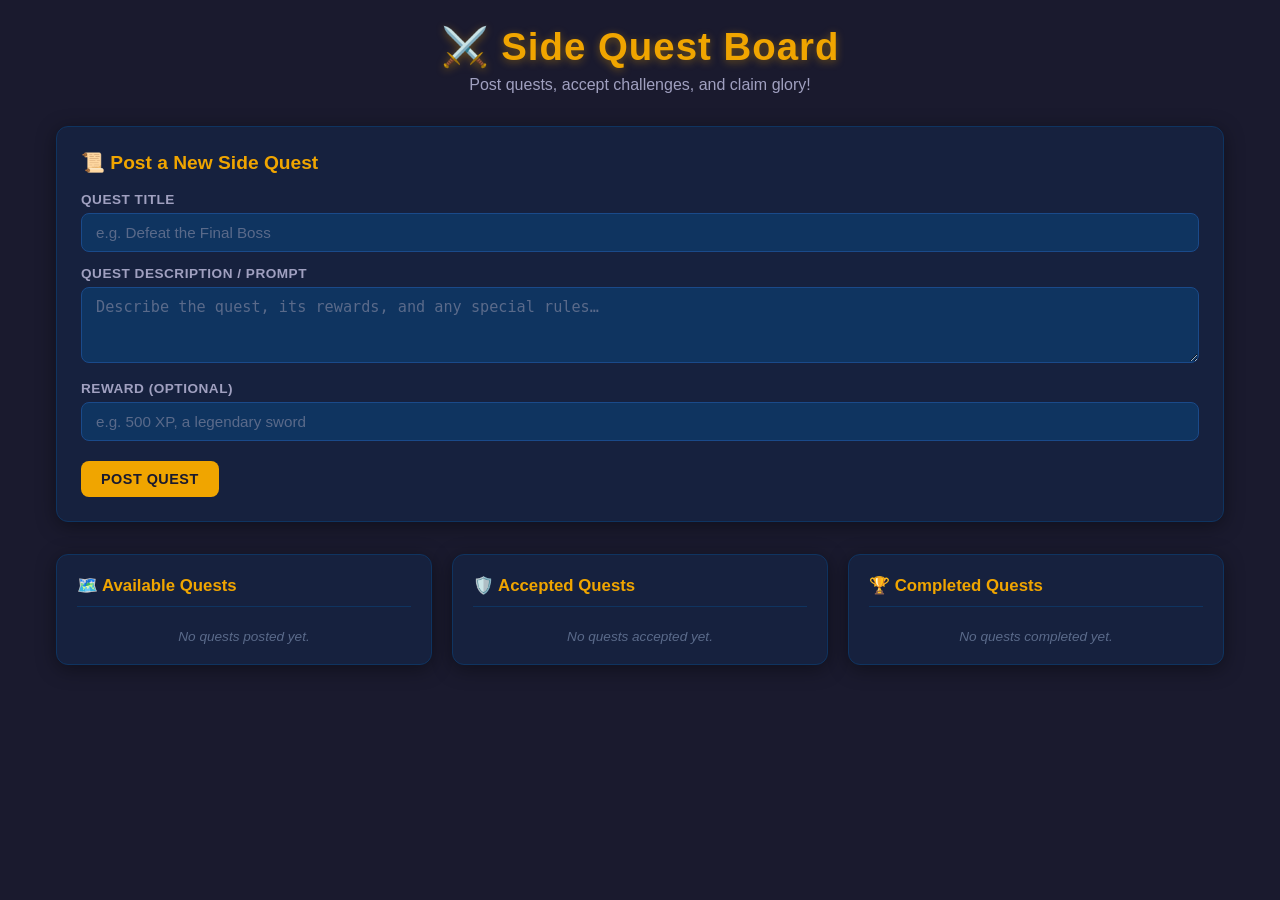
<file: index.html>
<!DOCTYPE html>
<html lang="en">
<head>
  <meta charset="UTF-8" />
  <meta name="viewport" content="width=device-width, initial-scale=1.0" />
  <title>Side Quest App</title>
  <link rel="stylesheet" href="style.css" />
</head>
<body>
  <div class="app">
    <header class="app-header">
      <h1>⚔️ Side Quest Board</h1>
      <p class="subtitle">Post quests, accept challenges, and claim glory!</p>
    </header>

    <!-- Add Quest Form -->
    <section class="card add-quest">
      <h2>📜 Post a New Side Quest</h2>
      <form id="quest-form">
        <div class="field">
          <label for="quest-title">Quest Title</label>
          <input
            id="quest-title"
            type="text"
            placeholder="e.g. Defeat the Final Boss"
            required
          />
        </div>
        <div class="field">
          <label for="quest-prompt">Quest Description / Prompt</label>
          <textarea
            id="quest-prompt"
            rows="3"
            placeholder="Describe the quest, its rewards, and any special rules…"
            required
          ></textarea>
        </div>
        <div class="field">
          <label for="quest-reward">Reward (optional)</label>
          <input
            id="quest-reward"
            type="text"
            placeholder="e.g. 500 XP, a legendary sword"
          />
        </div>
        <button type="submit" class="btn btn-post">Post Quest</button>
      </form>
    </section>

    <!-- Quest Columns -->
    <div class="board">
      <!-- Available Quests -->
      <section class="column" id="col-available">
        <h2 class="column-title">🗺️ Available Quests</h2>
        <ul class="quest-list" id="list-available">
          <!-- Quests rendered by JS -->
        </ul>
        <p class="empty-msg" id="empty-available">No quests posted yet.</p>
      </section>

      <!-- Accepted Quests -->
      <section class="column" id="col-accepted">
        <h2 class="column-title">🛡️ Accepted Quests</h2>
        <ul class="quest-list" id="list-accepted">
          <!-- Quests rendered by JS -->
        </ul>
        <p class="empty-msg" id="empty-accepted">No quests accepted yet.</p>
      </section>

      <!-- Completed Quests -->
      <section class="column" id="col-completed">
        <h2 class="column-title">🏆 Completed Quests</h2>
        <ul class="quest-list" id="list-completed">
          <!-- Quests rendered by JS -->
        </ul>
        <p class="empty-msg" id="empty-completed">No quests completed yet.</p>
      </section>
    </div>
  </div>

  <!-- Quest Card Template -->
  <template id="quest-card-template">
    <li class="quest-card">
      <div class="quest-card-header">
        <h3 class="quest-card-title"></h3>
        <span class="quest-status-badge"></span>
      </div>
      <p class="quest-card-prompt"></p>
      <p class="quest-card-reward hidden"></p>
      <div class="quest-card-actions"></div>
    </li>
  </template>

  <script src="app.js"></script>
</body>
</html>
</file>
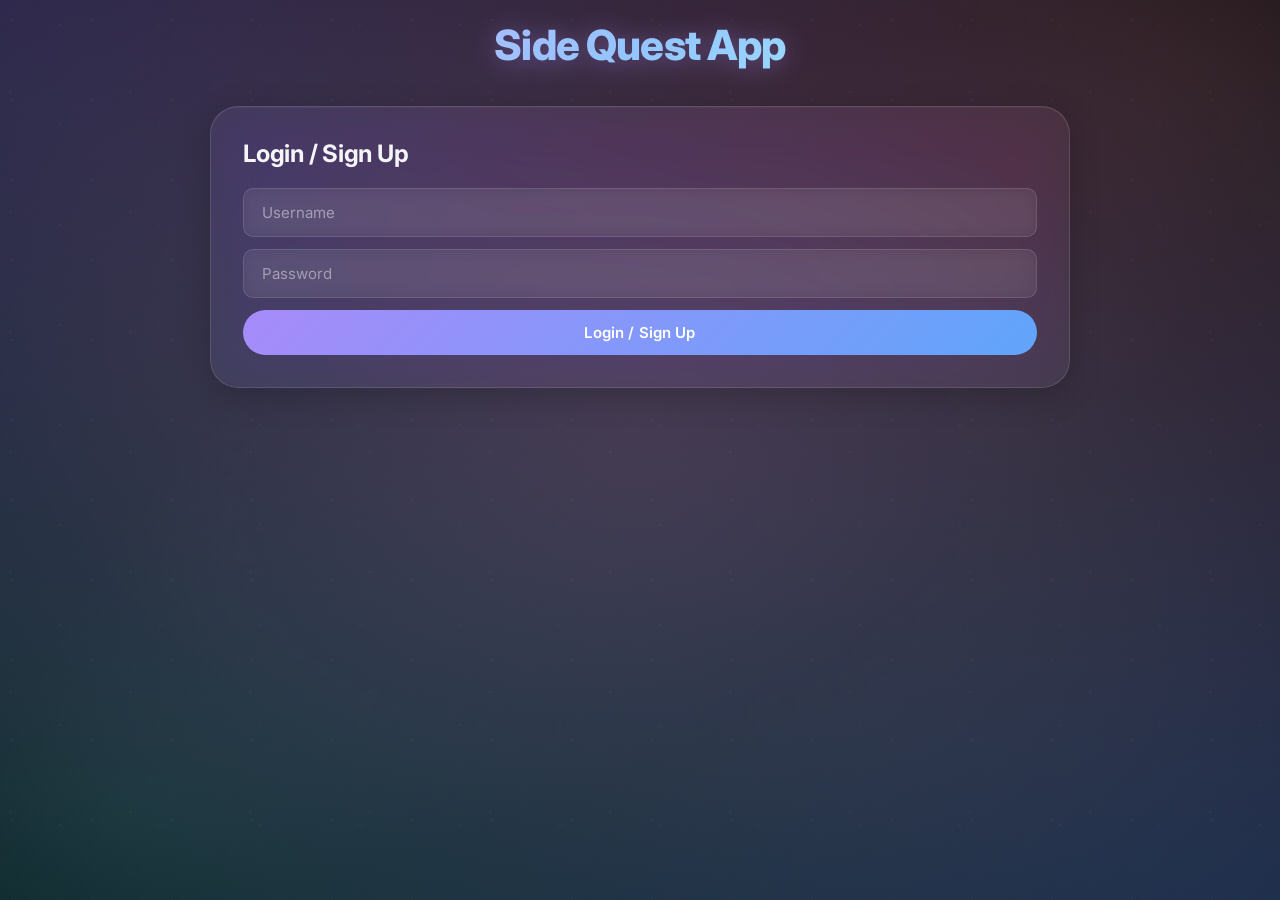
<file: frontend/index.html>
<!DOCTYPE html>
<html lang="en">
<head>
    <meta charset="UTF-8">
    <meta name="viewport" content="width=device-width, initial-scale=1.0">
    <title>Side Quest App</title>
    <link rel="stylesheet" href="style.css">
</head>
<body>
    <div class="container">
        <h1>Side Quest App</h1>
        
        <!-- Login Section -->
        <div id="login-section" class="section">
            <h2>Login / Sign Up</h2>
            <div class="form-group">
                <input type="text" id="username" placeholder="Username" />
                <input type="password" id="password" placeholder="Password" />
                <button onclick="login()">Login / Sign Up</button>
            </div>
        </div>

        <!-- Main App Section (hidden until logged in) -->
        <div id="app-section" class="section hidden">
            <div class="user-info">
                <div>
                    <h2>Welcome, <span id="current-user"></span>!</h2>
                    <div class="points-display">Total Points: <span id="user-points">0</span></div>
                </div>
                <button onclick="logout()" class="logout-btn">Logout</button>
            </div>

            <!-- Add Friend -->
            <div class="card">
                <h3>Add Friend</h3>
                <div class="form-group">
                    <input type="text" id="friend-username" placeholder="Friend's Username" />
                    <button onclick="addFriend()">Add Friend</button>
                </div>
            </div>

            <!-- Friends List -->
            <div class="card">
                <h3>My Friends</h3>
                <div id="friends-list"></div>
            </div>

            <!-- Create Group -->
            <div class="card">
                <h3>Create Group</h3>
                <div class="form-group">
                    <input type="text" id="group-name" placeholder="Group Name" />
                    <button onclick="createGroup()">Create Group</button>
                </div>
            </div>

            <!-- My Groups -->
            <div class="card">
                <h3>My Groups</h3>
                <div id="groups-list"></div>
            </div>

            <!-- Side Quests -->
            <div class="card">
                <h3>My Side Quests</h3>
                <div class="form-group">
                    <input type="text" id="sidequest-title" placeholder="Quest Title" />
                    <input type="text" id="sidequest-description" placeholder="Description (optional)" />
                    <button onclick="addSideQuest()">Add Side Quest</button>
                </div>
                <div id="sidequests-list"></div>
            </div>
        </div>

        <!-- Group Detail Modal -->
        <div id="group-modal" class="modal hidden">
            <div class="modal-content">
                <span class="close" onclick="closeGroupModal()">&times;</span>
                <h2 id="modal-group-name"></h2>
            <div class="points-banner">
                <strong>Your Points in this Group: <span id="modal-user-points">0</span></strong>
            </div>
                
                <!-- Add Member Section -->
                <div class="modal-section" id="add-member-section">
                    <h3>Add Member</h3>
                    <div class="form-group">
                        <select id="modal-friend-select">
                            <option value="">Select a friend to add</option>
                        </select>
                        <button onclick="addGroupMember()">Add to Group</button>
                    </div>
                </div>

                <!-- Group Members -->
                <div class="modal-section">
                    <h3>Members</h3>
                    <div id="modal-members-list"></div>
                </div>

                <!-- Create Group Challenge -->
                <div class="modal-section">
                    <h3>Create Group Challenge</h3>
                    <div class="form-group">
                        <button onclick="pickRandomChallenger()">Pick Random Member to Create Challenge</button>
                    </div>
                    <div id="challenge-creator-section" class="hidden">
                        <p class="chosen-notice">You were chosen to create the challenge!</p>
                        <select id="modal-challenge-difficulty">
                            <option value="easy">Easy - 10 points</option>
                            <option value="medium">Medium - 25 points</option>
                            <option value="hard">Hard - 50 points</option>
                        </select>
                        <input type="text" id="modal-challenge-title" placeholder="Challenge Title" />
                        <textarea id="modal-challenge-description" placeholder="Challenge Description"></textarea>
                        <button onclick="defineGroupChallenge()">Create Challenge</button>
                    </div>
                </div>

                <!-- Group Challenges -->
                <div class="modal-section">
                    <h3>Group Challenges</h3>
                    <div id="modal-challenges-list"></div>
                </div>

                <!-- Group Leaderboard -->
                <div class="modal-section">
                    <h3>Group Leaderboard</h3>
                    <div id="modal-leaderboard-list"></div>
                </div>
            </div>
        </div>

        <!-- Message Display -->
        <div id="message" class="message"></div>
    </div>

    <script src="script.js"></script>
</body>
</html>
</file>
<file: style.css>
/* ===========================
   Reset & Base
   =========================== */
*, *::before, *::after {
  box-sizing: border-box;
  margin: 0;
  padding: 0;
}

body {
  font-family: 'Segoe UI', Tahoma, Geneva, Verdana, sans-serif;
  background: #1a1a2e;
  color: #e0e0e0;
  min-height: 100vh;
}

/* ===========================
   App Shell
   =========================== */
.app {
  max-width: 1200px;
  margin: 0 auto;
  padding: 24px 16px 48px;
}

/* ===========================
   Header
   =========================== */
.app-header {
  text-align: center;
  margin-bottom: 32px;
}

.app-header h1 {
  font-size: 2.4rem;
  color: #f0a500;
  text-shadow: 0 2px 8px rgba(240, 165, 0, 0.4);
  letter-spacing: 1px;
}

.app-header .subtitle {
  margin-top: 6px;
  color: #a0a0c0;
  font-size: 1rem;
}

/* ===========================
   Card
   =========================== */
.card {
  background: #16213e;
  border: 1px solid #0f3460;
  border-radius: 12px;
  padding: 24px;
  margin-bottom: 32px;
  box-shadow: 0 4px 20px rgba(0, 0, 0, 0.4);
}

.card h2 {
  font-size: 1.2rem;
  color: #f0a500;
  margin-bottom: 18px;
}

/* ===========================
   Form
   =========================== */
.field {
  margin-bottom: 14px;
}

.field label {
  display: block;
  font-size: 0.85rem;
  color: #a0a0c0;
  margin-bottom: 6px;
  font-weight: 600;
  text-transform: uppercase;
  letter-spacing: 0.5px;
}

.field input,
.field textarea {
  width: 100%;
  background: #0f3460;
  border: 1px solid #1a4a8a;
  border-radius: 8px;
  color: #e0e0e0;
  font-size: 0.95rem;
  padding: 10px 14px;
  transition: border-color 0.2s;
  resize: vertical;
}

.field input::placeholder,
.field textarea::placeholder {
  color: #5a6a8a;
}

.field input:focus,
.field textarea:focus {
  outline: none;
  border-color: #f0a500;
}

/* ===========================
   Buttons
   =========================== */
.btn {
  display: inline-block;
  border: none;
  border-radius: 8px;
  cursor: pointer;
  font-size: 0.9rem;
  font-weight: 700;
  padding: 10px 20px;
  text-transform: uppercase;
  letter-spacing: 0.5px;
  transition: opacity 0.2s, transform 0.1s;
}

.btn:active {
  transform: scale(0.97);
}

.btn:hover {
  opacity: 0.88;
}

.btn-post {
  background: #f0a500;
  color: #1a1a2e;
  margin-top: 6px;
}

.btn-accept {
  background: #0f9b58;
  color: #fff;
}

.btn-complete {
  background: #8a2be2;
  color: #fff;
}

.btn-delete {
  background: #c0392b;
  color: #fff;
}

/* ===========================
   Board (three columns)
   =========================== */
.board {
  display: grid;
  grid-template-columns: repeat(3, 1fr);
  gap: 20px;
}

@media (max-width: 900px) {
  .board {
    grid-template-columns: 1fr;
  }
}

/* ===========================
   Column
   =========================== */
.column {
  background: #16213e;
  border: 1px solid #0f3460;
  border-radius: 12px;
  padding: 20px;
  box-shadow: 0 4px 20px rgba(0, 0, 0, 0.4);
}

.column-title {
  font-size: 1.05rem;
  color: #f0a500;
  margin-bottom: 14px;
  padding-bottom: 10px;
  border-bottom: 1px solid #0f3460;
}

.quest-list {
  list-style: none;
  display: flex;
  flex-direction: column;
  gap: 12px;
}

.empty-msg {
  font-size: 0.85rem;
  color: #5a6a8a;
  text-align: center;
  margin-top: 8px;
  font-style: italic;
}

/* ===========================
   Quest Card
   =========================== */
.quest-card {
  background: #0f3460;
  border: 1px solid #1a4a8a;
  border-radius: 10px;
  padding: 14px;
  transition: box-shadow 0.2s;
}

.quest-card:hover {
  box-shadow: 0 4px 16px rgba(240, 165, 0, 0.15);
}

.quest-card-header {
  display: flex;
  align-items: flex-start;
  justify-content: space-between;
  gap: 8px;
  margin-bottom: 8px;
}

.quest-card-title {
  font-size: 0.97rem;
  font-weight: 700;
  color: #f0e0b0;
  line-height: 1.3;
}

.quest-status-badge {
  flex-shrink: 0;
  font-size: 0.72rem;
  font-weight: 700;
  text-transform: uppercase;
  letter-spacing: 0.6px;
  padding: 3px 8px;
  border-radius: 20px;
}

.badge-available {
  background: #163d2e;
  color: #0f9b58;
  border: 1px solid #0f9b58;
}

.badge-accepted {
  background: #1e1040;
  color: #a855f7;
  border: 1px solid #a855f7;
}

.badge-completed {
  background: #2d2010;
  color: #f0a500;
  border: 1px solid #f0a500;
}

.quest-card-prompt {
  font-size: 0.85rem;
  color: #b0b8d0;
  line-height: 1.5;
  margin-bottom: 8px;
}

.quest-card-reward {
  font-size: 0.8rem;
  color: #f0a500;
  margin-bottom: 10px;
}

.quest-card-reward::before {
  content: '🎁 Reward: ';
}

.quest-card-actions {
  display: flex;
  gap: 8px;
  flex-wrap: wrap;
}

.quest-card-actions .btn {
  font-size: 0.78rem;
  padding: 6px 12px;
}

/* ===========================
   Utility
   =========================== */
.hidden {
  display: none;
}
</file>
<file: frontend/style.css>
@import url('https://fonts.googleapis.com/css2?family=Inter:wght@300;400;500;600;700;800;900&display=swap');

* {
    margin: 0;
    padding: 0;
    box-sizing: border-box;
}

:root {
    --glass-bg: rgba(255, 255, 255, 0.06);
    --glass-border: rgba(255, 255, 255, 0.12);
    --glass-bg-hover: rgba(255, 255, 255, 0.10);
    --glass-bg-card: rgba(255, 255, 255, 0.08);
    --glass-shadow: 0 8px 32px rgba(0, 0, 0, 0.2);
    --text-primary: rgba(255, 255, 255, 0.95);
    --text-secondary: rgba(255, 255, 255, 0.7);
    --text-muted: rgba(255, 255, 255, 0.45);
    --accent-1: #a78bfa;
    --accent-2: #60a5fa;
    --accent-3: #34d399;
    --accent-4: #f472b6;
    --accent-5: #fb923c;
    --danger: #f87171;
    --success: #4ade80;
    --warning: #fbbf24;
    --info: #38bdf8;
    --radius-sm: 10px;
    --radius-md: 16px;
    --radius-lg: 22px;
    --radius-xl: 28px;
}

body {
    font-family: 'Inter', 'Segoe UI', system-ui, -apple-system, sans-serif;
    background: #0a0a1a;
    min-height: 100vh;
    padding: 20px;
    position: relative;
    overflow-x: hidden;
    color: var(--text-primary);
    -webkit-font-smoothing: antialiased;
}

body::before {
    content: '';
    position: fixed;
    top: -50%;
    left: -50%;
    width: 200%;
    height: 200%;
    background:
        radial-gradient(ellipse at 20% 20%, rgba(167, 139, 250, 0.25) 0%, transparent 50%),
        radial-gradient(ellipse at 80% 80%, rgba(96, 165, 250, 0.25) 0%, transparent 50%),
        radial-gradient(ellipse at 50% 50%, rgba(244, 114, 182, 0.15) 0%, transparent 50%),
        radial-gradient(ellipse at 30% 70%, rgba(52, 211, 153, 0.2) 0%, transparent 50%),
        radial-gradient(ellipse at 70% 30%, rgba(251, 146, 60, 0.15) 0%, transparent 50%);
    z-index: -2;
    animation: bgShift 20s ease-in-out infinite;
}

@keyframes bgShift {
    0%, 100% { transform: translate(0, 0) rotate(0deg); }
    25% { transform: translate(2%, 1%) rotate(1deg); }
    50% { transform: translate(-1%, -2%) rotate(-1deg); }
    75% { transform: translate(1%, 2%) rotate(0.5deg); }
}

body::after {
    content: '';
    position: fixed;
    top: 0;
    left: 0;
    width: 100%;
    height: 100%;
    background-image:
        radial-gradient(circle at 15% 25%, rgba(255,255,255,0.03) 1px, transparent 1px),
        radial-gradient(circle at 75% 60%, rgba(255,255,255,0.04) 1px, transparent 1px),
        radial-gradient(circle at 40% 85%, rgba(255,255,255,0.03) 1px, transparent 1px);
    background-size: 80px 80px, 120px 120px, 100px 100px;
    background-position: 0 0, 40px 20px, 20px 40px;
    z-index: -1;
    pointer-events: none;
}

.container {
    max-width: 860px;
    margin: 0 auto;
    position: relative;
    z-index: 1;
}

h1 {
    text-align: center;
    color: var(--text-primary);
    margin-bottom: 36px;
    font-size: 2.6em;
    font-weight: 800;
    letter-spacing: -0.02em;
    background: linear-gradient(135deg, #c4b5fd, #93c5fd, #a5f3fc);
    -webkit-background-clip: text;
    -webkit-text-fill-color: transparent;
    background-clip: text;
    filter: drop-shadow(0 2px 12px rgba(167, 139, 250, 0.4));
}

.section {
    background: var(--glass-bg);
    backdrop-filter: blur(24px) saturate(180%);
    -webkit-backdrop-filter: blur(24px) saturate(180%);
    border-radius: var(--radius-xl);
    padding: 32px;
    margin-bottom: 24px;
    border: 1px solid var(--glass-border);
    box-shadow:
        var(--glass-shadow),
        inset 0 1px 0 rgba(255, 255, 255, 0.05);
    transition: all 0.4s cubic-bezier(0.4, 0, 0.2, 1);
}

.section:hover {
    border-color: rgba(255, 255, 255, 0.18);
    box-shadow:
        0 12px 40px rgba(0, 0, 0, 0.3),
        inset 0 1px 0 rgba(255, 255, 255, 0.08);
}

.hidden {
    display: none !important;
}

.card {
    background: var(--glass-bg-card);
    backdrop-filter: blur(16px) saturate(160%);
    -webkit-backdrop-filter: blur(16px) saturate(160%);
    border-radius: var(--radius-md);
    padding: 24px;
    margin-bottom: 20px;
    border: 1px solid var(--glass-border);
    box-shadow: 0 4px 24px rgba(0, 0, 0, 0.15);
    transition: all 0.35s cubic-bezier(0.4, 0, 0.2, 1);
    position: relative;
    overflow: hidden;
}

.card::before {
    content: '';
    position: absolute;
    top: 0;
    left: 0;
    right: 0;
    height: 1px;
    background: linear-gradient(90deg,
        transparent,
        rgba(255, 255, 255, 0.2),
        transparent
    );
    opacity: 0;
    transition: opacity 0.35s;
}

.card:hover::before {
    opacity: 1;
}

.card:hover {
    background: var(--glass-bg-hover);
    border-color: rgba(255, 255, 255, 0.18);
    box-shadow: 0 8px 40px rgba(0, 0, 0, 0.25);
    transform: translateY(-2px);
}

h2 {
    color: var(--text-primary);
    margin-bottom: 20px;
    font-weight: 700;
    font-size: 1.5em;
    letter-spacing: -0.01em;
}

h3 {
    color: var(--text-secondary);
    margin-bottom: 16px;
    font-weight: 600;
    font-size: 1.15em;
    letter-spacing: -0.01em;
}

.form-group {
    display: flex;
    flex-direction: column;
    gap: 12px;
}

input, textarea {
    padding: 14px 18px;
    border: 1px solid var(--glass-border);
    border-radius: var(--radius-sm);
    font-size: 15px;
    transition: all 0.3s cubic-bezier(0.4, 0, 0.2, 1);
    background: rgba(255, 255, 255, 0.05);
    color: var(--text-primary);
    font-family: inherit;
    backdrop-filter: blur(8px);
    -webkit-backdrop-filter: blur(8px);
}

input::placeholder,
textarea::placeholder {
    color: var(--text-muted);
}

input:focus, textarea:focus {
    outline: none;
    border-color: var(--accent-1);
    background: rgba(255, 255, 255, 0.08);
    box-shadow:
        0 0 0 3px rgba(167, 139, 250, 0.15),
        0 0 20px rgba(167, 139, 250, 0.1);
}

textarea {
    resize: vertical;
    min-height: 80px;
    font-family: inherit;
}

button {
    padding: 13px 26px;
    background: linear-gradient(135deg, var(--accent-1), var(--accent-2));
    color: white;
    border: none;
    border-radius: 50px;
    font-size: 15px;
    font-weight: 600;
    cursor: pointer;
    transition: all 0.3s cubic-bezier(0.4, 0, 0.2, 1);
    font-family: inherit;
    letter-spacing: 0.01em;
    position: relative;
    overflow: hidden;
}

button::after {
    content: '';
    position: absolute;
    top: 0;
    left: -100%;
    width: 100%;
    height: 100%;
    background: linear-gradient(90deg,
        transparent,
        rgba(255, 255, 255, 0.2),
        transparent
    );
    transition: left 0.5s;
}

button:hover::after {
    left: 100%;
}

button:hover {
    transform: translateY(-2px);
    box-shadow:
        0 6px 24px rgba(167, 139, 250, 0.35),
        0 2px 8px rgba(96, 165, 250, 0.2);
}

button:active {
    transform: translateY(0);
    box-shadow: none;
}

.logout-btn {
    background: linear-gradient(135deg, rgba(248, 113, 113, 0.8), rgba(239, 68, 68, 0.9));
    padding: 10px 22px;
    font-size: 14px;
    font-weight: 600;
    border: 1px solid rgba(248, 113, 113, 0.3);
}

.logout-btn:hover {
    box-shadow: 0 6px 24px rgba(248, 113, 113, 0.35);
}

.user-info {
    display: flex;
    justify-content: space-between;
    align-items: center;
    margin-bottom: 20px;
    padding-bottom: 20px;
    border-bottom: 1px solid var(--glass-border);
}

.points-display {
    font-size: 17px;
    font-weight: 600;
    color: var(--accent-2);
    margin-top: 8px;
    display: inline-flex;
    align-items: center;
    gap: 8px;
    background: rgba(96, 165, 250, 0.1);
    padding: 8px 18px;
    border-radius: 50px;
    border: 1px solid rgba(96, 165, 250, 0.2);
}

.difficulty-badge {
    display: inline-block;
    padding: 4px 12px;
    border-radius: 50px;
    font-size: 11px;
    font-weight: 700;
    margin-left: 10px;
    letter-spacing: 0.04em;
    text-transform: uppercase;
    backdrop-filter: blur(8px);
    -webkit-backdrop-filter: blur(8px);
}

.difficulty-badge.easy {
    background: rgba(52, 211, 153, 0.18);
    color: #6ee7b7;
    border: 1px solid rgba(52, 211, 153, 0.25);
}

.difficulty-badge.medium {
    background: rgba(251, 191, 36, 0.18);
    color: #fcd34d;
    border: 1px solid rgba(251, 191, 36, 0.25);
}

.difficulty-badge.hard {
    background: rgba(248, 113, 113, 0.18);
    color: #fca5a5;
    border: 1px solid rgba(248, 113, 113, 0.25);
}

.quest-item, .friend-item {
    background: rgba(255, 255, 255, 0.04);
    padding: 16px 18px;
    border-radius: var(--radius-sm);
    margin-bottom: 10px;
    border: 1px solid var(--glass-border);
    border-left: 4px solid var(--accent-1);
    display: flex;
    justify-content: space-between;
    align-items: center;
    transition: all 0.3s cubic-bezier(0.4, 0, 0.2, 1);
    backdrop-filter: blur(8px);
    -webkit-backdrop-filter: blur(8px);
}

.quest-item:hover,
.friend-item:hover {
    background: rgba(255, 255, 255, 0.07);
    border-color: rgba(255, 255, 255, 0.18);
    transform: translateX(4px);
    box-shadow: 0 4px 20px rgba(0, 0, 0, 0.2);
}

.quest-item.completed {
    opacity: 0.5;
    border-left-color: var(--success);
}

.quest-info {
    flex: 1;
}

.quest-title {
    font-weight: 600;
    font-size: 17px;
    margin-bottom: 4px;
    color: var(--text-primary);
}

.quest-description {
    color: var(--text-secondary);
    font-size: 14px;
    margin-bottom: 4px;
}

.quest-status {
    font-size: 12px;
    color: var(--text-muted);
    font-weight: 500;
}

.complete-btn {
    padding: 8px 18px;
    font-size: 13px;
    background: linear-gradient(135deg, #34d399, #10b981);
    border: 1px solid rgba(52, 211, 153, 0.3);
}

.complete-btn:hover {
    box-shadow: 0 4px 20px rgba(52, 211, 153, 0.35);
}

.complete-btn:disabled {
    background: rgba(255, 255, 255, 0.06);
    color: var(--text-muted);
    cursor: not-allowed;
    border: 1px solid var(--glass-border);
}

.complete-btn:disabled:hover {
    transform: none;
    box-shadow: none;
}

.friend-item {
    border-left-color: var(--accent-2);
}

.challenge-item {
    background: rgba(255, 255, 255, 0.04);
    padding: 18px;
    border-radius: var(--radius-sm);
    margin-bottom: 12px;
    border: 1px solid var(--glass-border);
    border-left: 4px solid var(--danger);
    backdrop-filter: blur(8px);
    -webkit-backdrop-filter: blur(8px);
    transition: all 0.3s;
}

.challenge-item:hover {
    background: rgba(255, 255, 255, 0.06);
    border-color: rgba(255, 255, 255, 0.15);
}

.challenge-item.proof_uploaded {
    border-left-color: var(--warning);
}

.challenge-item.accepted {
    border-left-color: var(--success);
}

.challenge-item.rejected {
    border-left-color: var(--danger);
}

.challenge-header {
    display: flex;
    justify-content: space-between;
    align-items: flex-start;
    margin-bottom: 10px;
    gap: 12px;
}

.challenge-title {
    font-weight: 600;
    font-size: 17px;
    color: var(--text-primary);
}

.challenge-status {
    padding: 4px 14px;
    border-radius: 50px;
    font-size: 11px;
    font-weight: 700;
    letter-spacing: 0.04em;
    text-transform: uppercase;
    white-space: nowrap;
    backdrop-filter: blur(8px);
    -webkit-backdrop-filter: blur(8px);
}

.challenge-status.pending {
    background: rgba(251, 191, 36, 0.18);
    color: #fcd34d;
    border: 1px solid rgba(251, 191, 36, 0.25);
}

.challenge-status.proof_uploaded {
    background: rgba(251, 146, 60, 0.18);
    color: #fdba74;
    border: 1px solid rgba(251, 146, 60, 0.25);
}

.challenge-status.accepted {
    background: rgba(52, 211, 153, 0.18);
    color: #6ee7b7;
    border: 1px solid rgba(52, 211, 153, 0.25);
}

.challenge-status.rejected {
    background: rgba(248, 113, 113, 0.18);
    color: #fca5a5;
    border: 1px solid rgba(248, 113, 113, 0.25);
}

.challenge-description {
    color: var(--text-secondary);
    font-size: 14px;
    margin-bottom: 10px;
}

.challenge-meta {
    font-size: 12px;
    color: var(--text-muted);
    margin-bottom: 12px;
    font-weight: 500;
}

.challenge-actions {
    display: flex;
    gap: 10px;
    margin-top: 12px;
}

.challenge-actions button {
    flex: 1;
    padding: 9px 14px;
    font-size: 13px;
}

.accept-btn {
    background: linear-gradient(135deg, #34d399, #10b981);
    border: 1px solid rgba(52, 211, 153, 0.3);
}

.accept-btn:hover {
    box-shadow: 0 4px 20px rgba(52, 211, 153, 0.35);
}

.reject-btn {
    background: linear-gradient(135deg, rgba(248, 113, 113, 0.85), rgba(239, 68, 68, 0.9));
    border: 1px solid rgba(248, 113, 113, 0.3);
}

.reject-btn:hover {
    box-shadow: 0 4px 20px rgba(248, 113, 113, 0.35);
}

.upload-btn {
    background: linear-gradient(135deg, #38bdf8, #0ea5e9);
    border: 1px solid rgba(56, 189, 248, 0.3);
}

.upload-btn:hover {
    box-shadow: 0 4px 20px rgba(56, 189, 248, 0.35);
}

.proof-image {
    max-width: 100%;
    max-height: 300px;
    border-radius: var(--radius-sm);
    margin-top: 12px;
    cursor: pointer;
    border: 1px solid var(--glass-border);
    transition: all 0.3s;
}

.proof-image:hover {
    opacity: 0.85;
    box-shadow: 0 4px 24px rgba(0, 0, 0, 0.4);
}

input[type="file"] {
    padding: 10px;
}

select {
    padding: 14px 18px;
    border: 1px solid var(--glass-border);
    border-radius: var(--radius-sm);
    font-size: 15px;
    background: rgba(255, 255, 255, 0.05);
    color: var(--text-primary);
    cursor: pointer;
    transition: all 0.3s;
    backdrop-filter: blur(8px);
    -webkit-backdrop-filter: blur(8px);
    font-family: inherit;
}

select option {
    background: #1a1a2e;
    color: var(--text-primary);
}

select:focus {
    outline: none;
    border-color: var(--accent-1);
    box-shadow: 0 0 0 3px rgba(167, 139, 250, 0.15);
}

.empty-state {
    text-align: center;
    color: var(--text-muted);
    padding: 28px;
    font-style: italic;
    font-size: 14px;
}

.empty-state::before {
    content: '~ ';
}
.empty-state::after {
    content: ' ~';
}

.message {
    position: fixed;
    top: 24px;
    right: 24px;
    padding: 14px 22px;
    border-radius: 50px;
    color: white;
    font-weight: 600;
    font-size: 14px;
    max-width: 360px;
    display: none;
    animation: slideIn 0.4s cubic-bezier(0.4, 0, 0.2, 1);
    z-index: 10000;
    backdrop-filter: blur(16px) saturate(180%);
    -webkit-backdrop-filter: blur(16px) saturate(180%);
    border: 1px solid rgba(255, 255, 255, 0.15);
    box-shadow: 0 8px 32px rgba(0, 0, 0, 0.3);
}

.message.success {
    background: rgba(52, 211, 153, 0.25);
    border-color: rgba(52, 211, 153, 0.35);
    color: #bbf7d0;
}

.message.error {
    background: rgba(248, 113, 113, 0.25);
    border-color: rgba(248, 113, 113, 0.35);
    color: #fecaca;
}

.message.show {
    display: block;
}

@keyframes slideIn {
    from {
        transform: translateX(400px) scale(0.9);
        opacity: 0;
    }
    to {
        transform: translateX(0) scale(1);
        opacity: 1;
    }
}

@media (max-width: 600px) {
    h1 {
        font-size: 1.8em;
    }

    .section {
        padding: 20px;
    }

    .card {
        padding: 18px;
    }

    .user-info {
        flex-direction: column;
        gap: 14px;
        align-items: flex-start;
    }

    .quest-item {
        flex-direction: column;
        align-items: flex-start;
        gap: 12px;
    }
}

.modal {
    position: fixed;
    z-index: 5000;
    left: 0;
    top: 0;
    width: 100%;
    height: 100%;
    overflow: auto;
    background-color: rgba(0, 0, 0, 0.65);
    backdrop-filter: blur(4px);
    -webkit-backdrop-filter: blur(4px);
    animation: fadeIn 0.25s cubic-bezier(0.4, 0, 0.2, 1);
}

@keyframes fadeIn {
    from { opacity: 0; }
    to { opacity: 1; }
}

.modal-content {
    background: rgba(20, 20, 40, 0.85);
    backdrop-filter: blur(32px) saturate(180%);
    -webkit-backdrop-filter: blur(32px) saturate(180%);
    margin: 3% auto;
    padding: 32px;
    border-radius: var(--radius-xl);
    width: 92%;
    max-width: 740px;
    max-height: 85vh;
    overflow-y: auto;
    border: 1px solid rgba(255, 255, 255, 0.12);
    box-shadow:
        0 24px 64px rgba(0, 0, 0, 0.5),
        inset 0 1px 0 rgba(255, 255, 255, 0.05);
    animation: modalSlideUp 0.35s cubic-bezier(0.4, 0, 0.2, 1);
}

@keyframes modalSlideUp {
    from {
        transform: translateY(40px) scale(0.96);
        opacity: 0;
    }
    to {
        transform: translateY(0) scale(1);
        opacity: 1;
    }
}

.modal-content::-webkit-scrollbar {
    width: 6px;
}

.modal-content::-webkit-scrollbar-track {
    background: transparent;
}

.modal-content::-webkit-scrollbar-thumb {
    background: rgba(255, 255, 255, 0.15);
    border-radius: 3px;
}

.close {
    color: rgba(255, 255, 255, 0.5);
    float: right;
    font-size: 30px;
    font-weight: 400;
    cursor: pointer;
    transition: all 0.2s;
    line-height: 1;
    width: 36px;
    height: 36px;
    display: flex;
    align-items: center;
    justify-content: center;
    border-radius: 50%;
    background: rgba(255, 255, 255, 0.04);
}

.close:hover {
    color: white;
    background: rgba(255, 255, 255, 0.1);
}

.modal-section {
    margin-top: 22px;
    padding-top: 22px;
    border-top: 1px solid var(--glass-border);
}

.modal-section:first-child {
    border-top: none;
}

.group-item {
    background: rgba(255, 255, 255, 0.04);
    padding: 16px 20px;
    border-radius: var(--radius-sm);
    margin-bottom: 10px;
    border: 1px solid var(--glass-border);
    border-left: 4px solid var(--accent-1);
    cursor: pointer;
    transition: all 0.3s cubic-bezier(0.4, 0, 0.2, 1);
    backdrop-filter: blur(8px);
    -webkit-backdrop-filter: blur(8px);
}

.group-item:hover {
    transform: translateX(6px);
    background: rgba(255, 255, 255, 0.08);
    border-color: rgba(255, 255, 255, 0.18);
    box-shadow: 0 6px 28px rgba(0, 0, 0, 0.25);
    border-left-color: var(--accent-2);
}

.group-name {
    font-weight: 600;
    font-size: 17px;
    margin-bottom: 4px;
    color: var(--text-primary);
}

.group-info {
    font-size: 13px;
    color: var(--text-muted);
    font-weight: 500;
}

.member-item {
    display: inline-block;
    background: rgba(167, 139, 250, 0.2);
    color: #c4b5fd;
    padding: 6px 14px;
    border-radius: 50px;
    margin: 4px;
    font-size: 13px;
    font-weight: 500;
    border: 1px solid rgba(167, 139, 250, 0.2);
    backdrop-filter: blur(8px);
    -webkit-backdrop-filter: blur(8px);
}

.member-item.creator {
    background: rgba(244, 114, 182, 0.2);
    color: #f9a8d4;
    border: 1px solid rgba(244, 114, 182, 0.2);
}

.leaderboard-item {
    display: flex;
    justify-content: space-between;
    align-items: center;
    padding: 14px 18px;
    background: rgba(255, 255, 255, 0.03);
    border-radius: var(--radius-sm);
    margin-bottom: 8px;
    border: 1px solid var(--glass-border);
    backdrop-filter: blur(8px);
    -webkit-backdrop-filter: blur(8px);
    transition: all 0.3s;
}

.leaderboard-item:hover {
    background: rgba(255, 255, 255, 0.06);
    border-color: rgba(255, 255, 255, 0.15);
}

.leaderboard-item.rank-1 {
    background: linear-gradient(135deg, rgba(234, 179, 8, 0.15), rgba(250, 204, 21, 0.08));
    border: 1px solid rgba(234, 179, 8, 0.35);
    font-weight: 600;
}

.leaderboard-item.rank-2 {
    background: linear-gradient(135deg, rgba(148, 163, 184, 0.15), rgba(203, 213, 225, 0.08));
    border: 1px solid rgba(148, 163, 184, 0.35);
}

.leaderboard-item.rank-3 {
    background: linear-gradient(135deg, rgba(180, 83, 9, 0.15), rgba(217, 119, 6, 0.08));
    border: 1px solid rgba(180, 83, 9, 0.35);
}

.leaderboard-rank {
    font-size: 22px;
    font-weight: 700;
    min-width: 44px;
    text-align: center;
}

.leaderboard-username {
    flex: 1;
    font-size: 16px;
    font-weight: 500;
}

.leaderboard-points {
    font-size: 18px;
    font-weight: 700;
    color: var(--accent-2);
    background: rgba(96, 165, 250, 0.12);
    padding: 4px 14px;
    border-radius: 50px;
}

.submission-item {
    background: rgba(255, 255, 255, 0.03);
    padding: 14px 16px;
    border-radius: var(--radius-sm);
    margin-bottom: 10px;
    border: 1px solid var(--glass-border);
    border-left: 3px solid var(--accent-1);
    backdrop-filter: blur(8px);
    -webkit-backdrop-filter: blur(8px);
}

.submission-item.accepted {
    border-left-color: var(--success);
}

.submission-item.rejected {
    border-left-color: var(--danger);
}

.submission-header {
    display: flex;
    justify-content: space-between;
    align-items: center;
    margin-bottom: 10px;
}

.submission-user {
    font-weight: 600;
    color: var(--text-primary);
}

.submission-actions {
    display: flex;
    gap: 8px;
}

.submission-actions button {
    padding: 6px 14px;
    font-size: 12px;
}

.points-banner {
    margin: 10px 0;
    padding: 12px 18px;
    background: rgba(96, 165, 250, 0.08);
    border: 1px solid rgba(96, 165, 250, 0.2);
    border-radius: var(--radius-sm);
    text-align: center;
    font-size: 15px;
    color: #93c5fd;
    backdrop-filter: blur(8px);
    -webkit-backdrop-filter: blur(8px);
}

.chosen-notice {
    color: #c4b5fd;
    font-weight: 600;
    margin: 12px 0;
    font-size: 15px;
    padding: 10px 16px;
    background: rgba(167, 139, 250, 0.08);
    border-radius: var(--radius-sm);
    border: 1px solid rgba(167, 139, 250, 0.18);
}

.challenger-notice {
    padding: 12px 16px;
    background: rgba(251, 191, 36, 0.08);
    border: 1px solid rgba(251, 191, 36, 0.18);
    border-radius: var(--radius-sm);
    margin-top: 12px;
    color: #fde68a;
    font-weight: 500;
    font-size: 14px;
}

.earned-points {
    color: #6ee7b7;
    font-weight: 600;
    margin-top: 8px;
    font-size: 14px;
}

.no-submissions {
    padding: 12px 16px;
    background: rgba(255, 255, 255, 0.03);
    border: 1px solid var(--glass-border);
    border-radius: var(--radius-sm);
    margin-top: 12px;
    text-align: center;
    color: var(--text-muted);
    font-size: 14px;
}

.btn-row {
    display: flex;
    gap: 8px;
}

.btn-sm {
    padding: 8px 12px;
    font-size: 14px;
}
</file>
